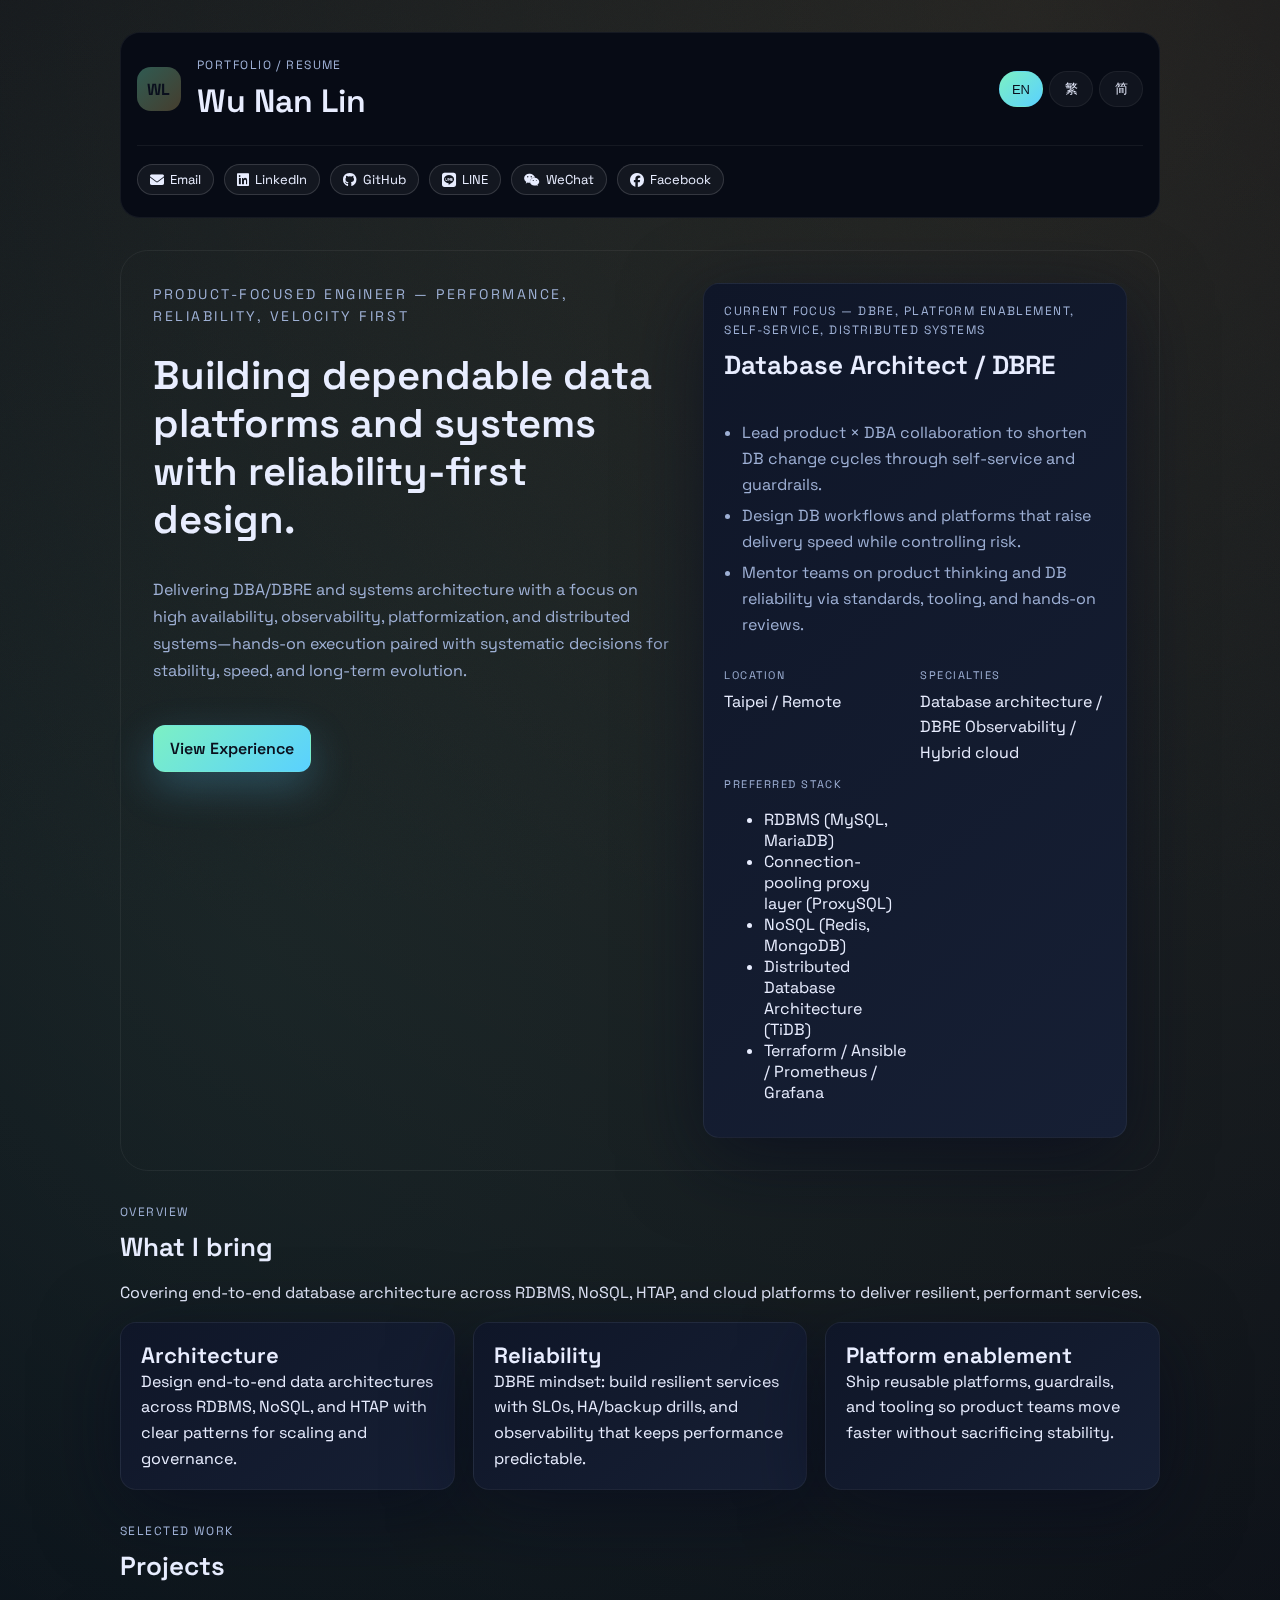
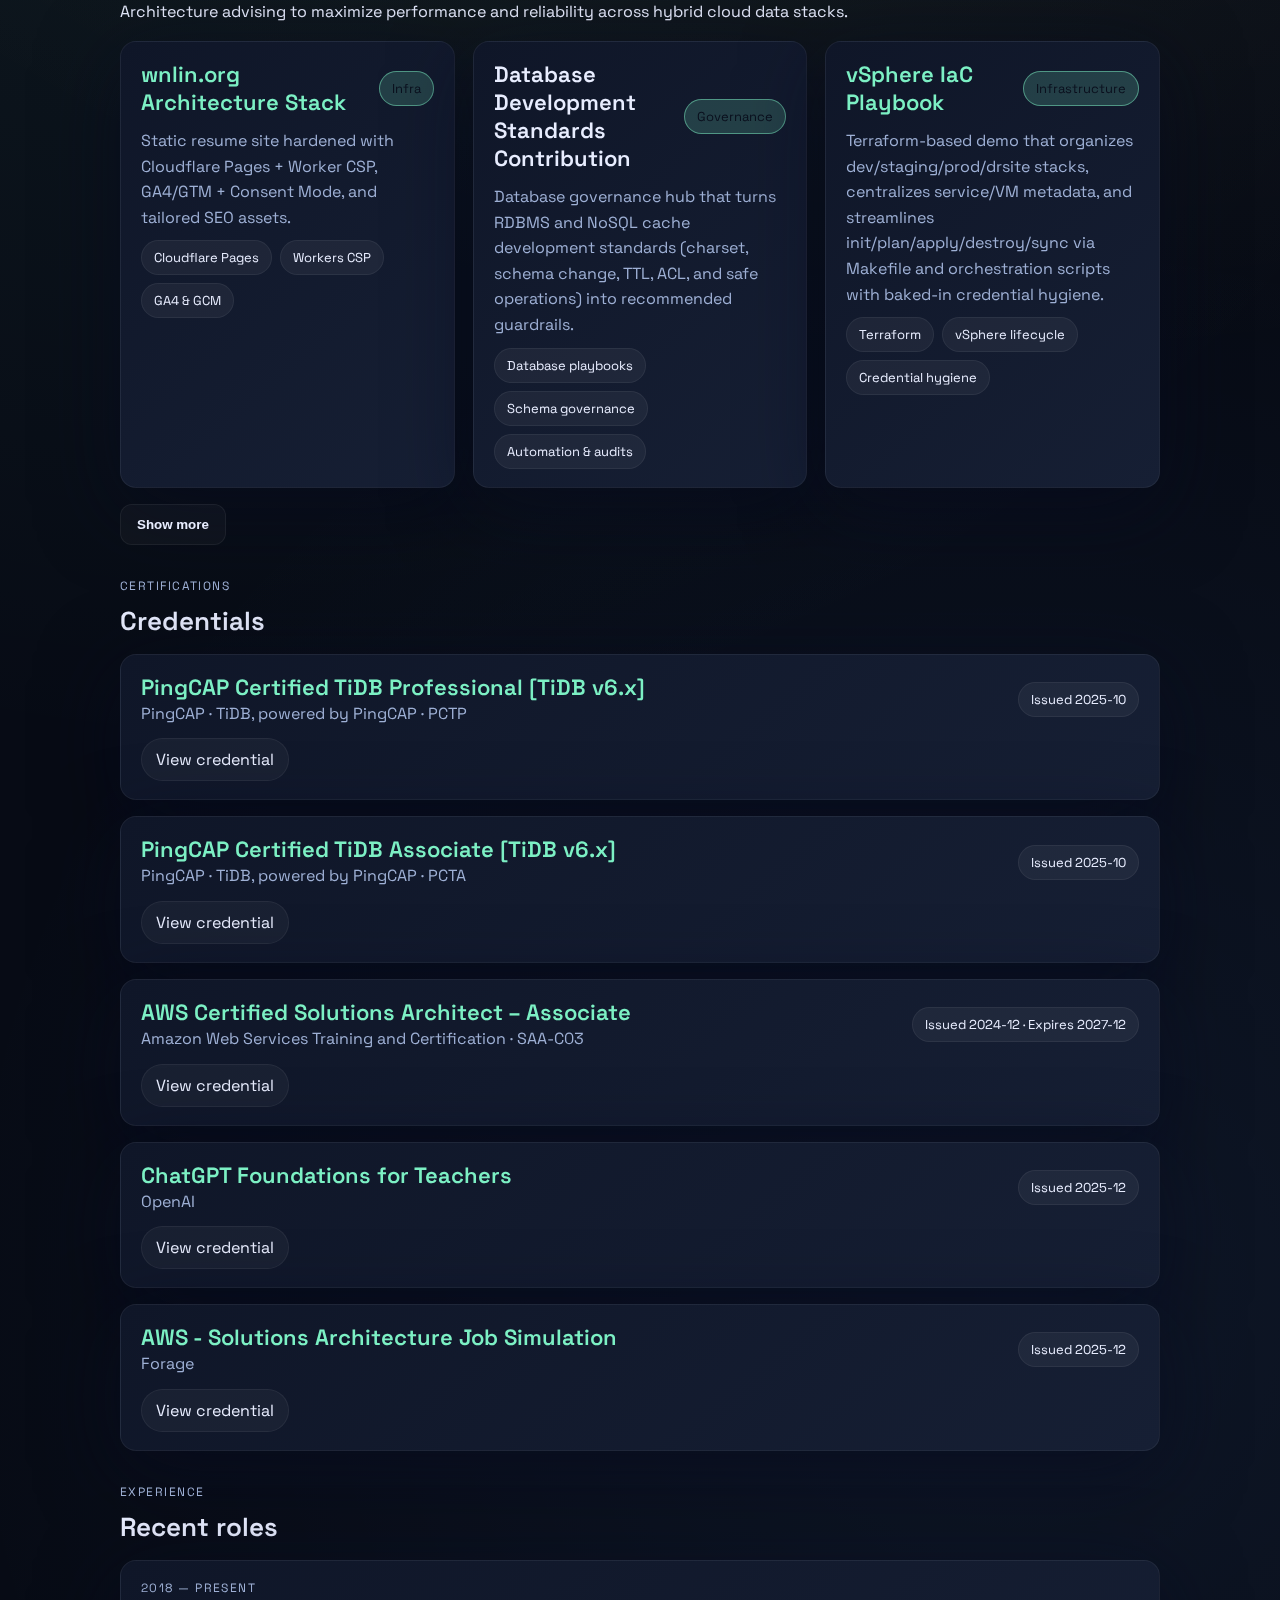
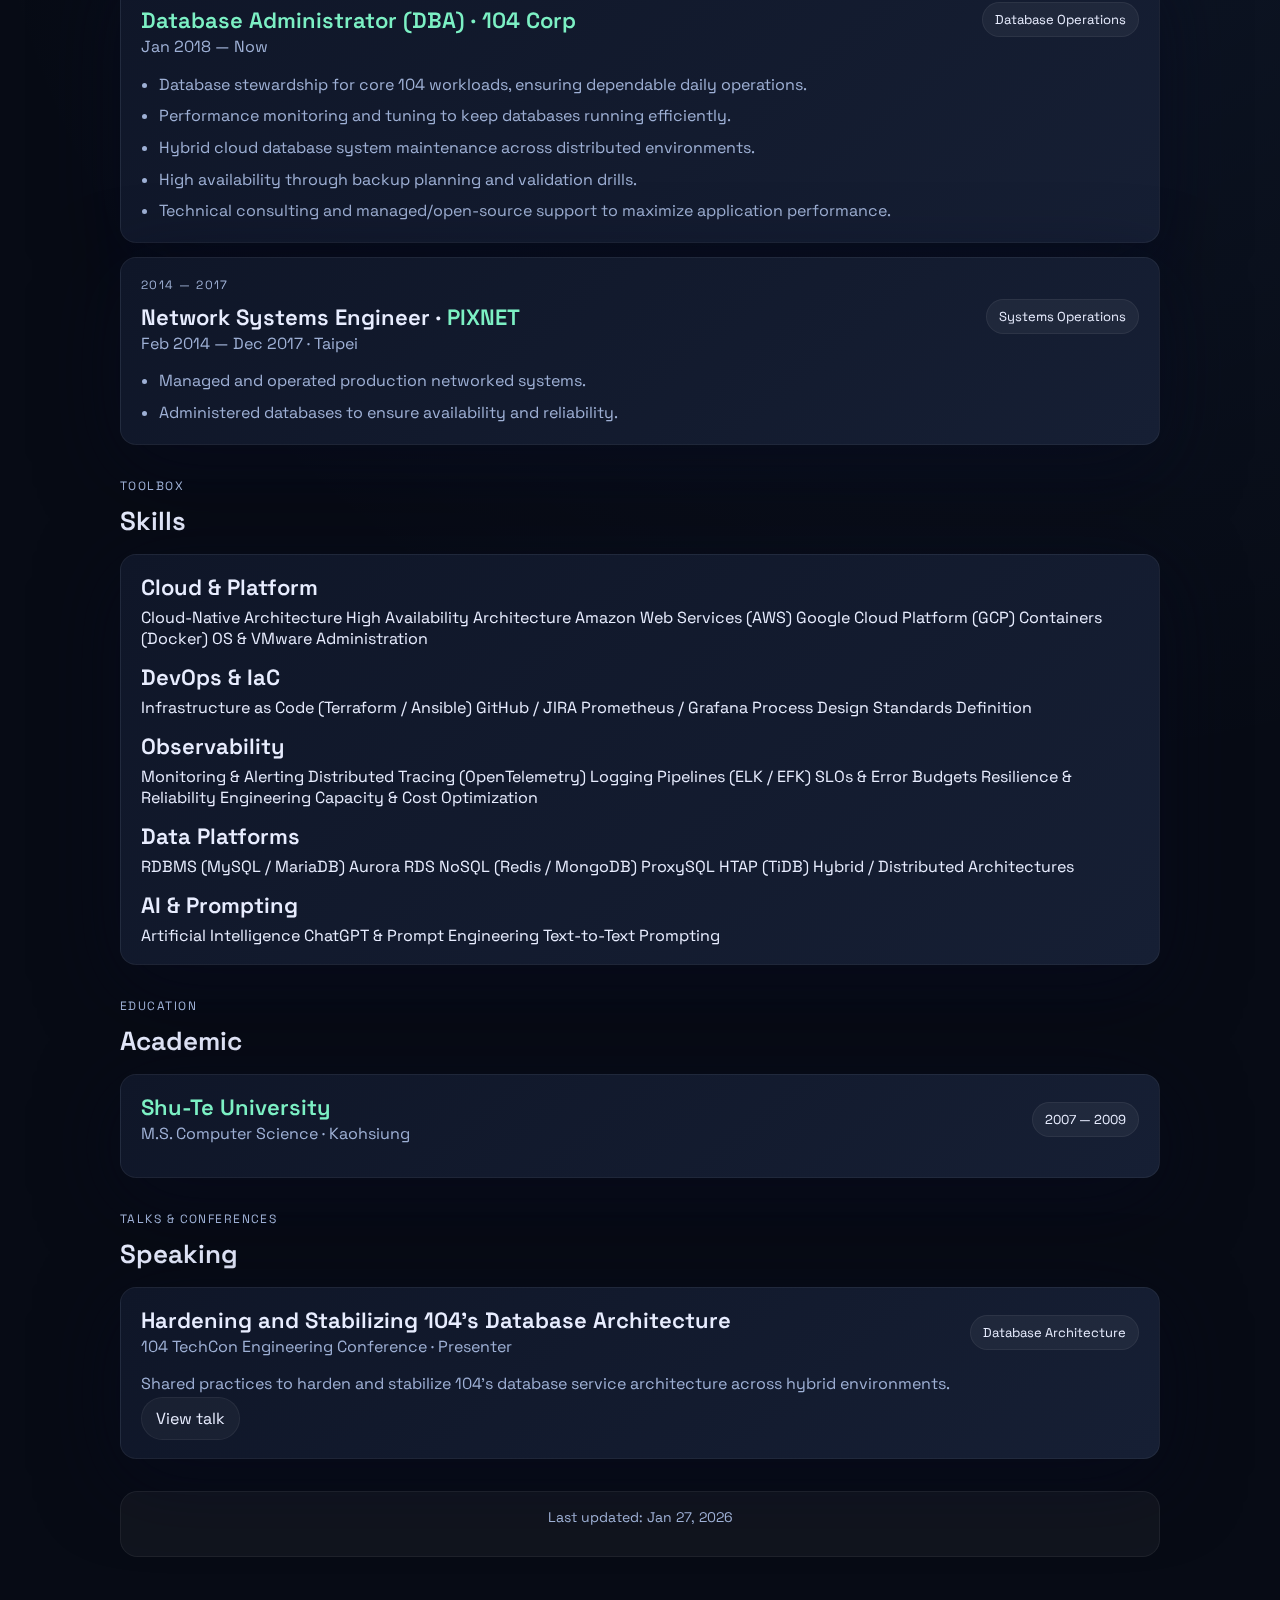
<file: index.html>
<!DOCTYPE html>
<html lang="en">
<head>
  <!-- Google tag (gtag.js) -->
  <script async src="https://www.googletagmanager.com/gtag/js?id=G-H9RD9DZ4S5"></script>
  <script>
    window.dataLayer = window.dataLayer || [];
    function gtag(){dataLayer.push(arguments);}
    gtag('js', new Date());
  
    gtag('config', 'G-H9RD9DZ4S5');
  </script>
  <meta charset="UTF-8">
  <meta name="viewport" content="width=device-width, initial-scale=1, viewport-fit=cover">
  <meta name="description" content="Wu Nan Lin — Database Administrator and Observability practitioner specializing in RDBMS/NoSQL, SLO-driven monitoring, and cloud platforms with AWS and PingCAP certifications.">
  <link rel="canonical" href="https://wnlin.org/">
  <meta property="og:type" content="website">
  <meta property="og:url" content="https://wnlin.org/">
  <meta property="og:title" content="Wu Nan Lin — Database Architect">
  <meta property="og:description" content="Wu Nan Lin — Database Administrator and Observability practitioner specializing in RDBMS/NoSQL, SLO-driven monitoring, and cloud platforms with AWS and PingCAP certifications.">
  <meta property="og:image" content="https://wnlin.org/social-card.png">
  <meta property="og:site_name" content="Wu Nan Lin">
  <meta property="og:author" content="Wu Nan Lin">
  <meta name="twitter:card" content="summary_large_image">
  <meta name="twitter:title" content="Wu Nan Lin — Database Architect">
  <meta name="twitter:description" content="Wu Nan Lin — Database Administrator and Observability practitioner specializing in RDBMS/NoSQL, SLO-driven monitoring, and cloud platforms with AWS and PingCAP certifications.">
  <meta name="twitter:image" content="https://wnlin.org/social-card.png">
  <meta name="author" content="Wu Nan Lin">
  <meta property="article:author" content="Wu Nan Lin">
  <title>Wu Nan Lin — Professional Resume</title>
  <link rel="icon" href="data:image/svg+xml,%3Csvg xmlns='http://www.w3.org/2000/svg' viewBox='0 0 64 64'%3E%3Crect width='64' height='64' rx='12' fill='%23070b15'/%3E%3Ctext x='12' y='44' font-family='Arial' font-size='28' font-weight='700' fill='%23ffffff'%3EWL%3C/text%3E%3C/svg%3E">
  <link rel="preconnect" href="https://fonts.googleapis.com">
  <link rel="preconnect" href="https://fonts.gstatic.com" crossorigin>
  <link href="https://fonts.googleapis.com/css2?family=Space+Grotesk:wght@400;500;600;700&family=DM+Sans:wght@400;500&display=swap" rel="stylesheet">
  <link rel="stylesheet" href="https://cdnjs.cloudflare.com/ajax/libs/font-awesome/6.5.1/css/all.min.css">
  <link rel="stylesheet" href="styles.css">
  <script src="scripts.js"></script>
  <script type="application/ld+json">
    {
      "@context": "https://schema.org",
      "@type": "Person",
      "name": "Wu Nan Lin",
      "jobTitle": "Database Architect",
      "url": "https://wnlin.org/",
      "sameAs": [
        "https://github.com/heavenruler",
        "https://www.linkedin.com/in/wnlin/"
      ],
      "knowsAbout": [
        "Database Administration",
        "RDBMS",
        "NoSQL",
        "Observability",
        "Monitoring",
        "SLOs",
        "AWS",
        "PingCAP",
        "TiDB",
        "Prometheus",
        "Grafana"
      ]
    }
  </script>
</head>
<body>
  <div class="noise-layer" aria-hidden="true"></div>
  <main class="page">
    <header class="site-nav">
      <div class="nav-top">
        <div class="brand">
          <div class="initials" aria-hidden="true">WL</div>
          <div>
            <div class="eyebrow">Portfolio / Resume</div>
            <h1>Wu Nan Lin</h1>
          </div>
        </div>
        <div class="nav-controls">
          <div class="lang-switch" aria-label="Language selector">
            <button class="lang-button active" data-lang="en">EN</button>
            <button class="lang-button" data-lang="zh-TW">繁</button>
            <button class="lang-button" data-lang="zh-CN">简</button>
          </div>
          <button class="menu-toggle" type="button" aria-expanded="false" aria-controls="nav-links" aria-label="Toggle contact links">
            <span>Menu</span>
            <i class="fa-solid fa-bars" aria-hidden="true"></i>
          </button>
        </div>
      </div>
      <div class="nav-links" id="nav-links">
        <div class="social-chips" aria-label="Contact links">
          <a class="chip chip-icon" href="mailto:heavenruler@gmail.com">
            <i class="fa-solid fa-envelope" aria-hidden="true"></i>
            <span>Email</span>
          </a>
          <a class="chip chip-icon" href="https://www.linkedin.com/in/wnlin/" target="_blank" rel="noopener noreferrer">
            <i class="fa-brands fa-linkedin" aria-hidden="true"></i>
            <span>LinkedIn</span>
          </a>
          <a class="chip chip-icon" href="https://github.com/heavenruler" target="_blank" rel="noopener noreferrer">
            <i class="fa-brands fa-github" aria-hidden="true"></i>
            <span>GitHub</span>
          </a>
          <a class="chip chip-icon" href="https://line.me/ti/p/~heavenruler" target="_blank" rel="noopener noreferrer">
            <i class="fa-brands fa-line" aria-hidden="true"></i>
            <span>LINE</span>
          </a>
          <a class="chip chip-icon" href="weixin://dl/chat?wxid_z6dlux30033s12">
            <i class="fa-brands fa-weixin" aria-hidden="true"></i>
            <span>WeChat</span>
          </a>
          <a class="chip chip-icon" href="https://www.facebook.com/heavenruler" target="_blank" rel="noopener noreferrer">
            <i class="fa-brands fa-facebook" aria-hidden="true"></i>
            <span>Facebook</span>
          </a>
        </div>
      </div>
    </header>

    <section class="hero">
      <div class="hero-copy">
        <p class="hero-eyebrow" data-i18n="hero.eyebrow">Product-focused engineer — performance, reliability, velocity first</p>
        <h2 class="hero-title" data-i18n="hero.headline">Building dependable data platforms and systems with reliability-first design.</h2>
        <p class="hero-lede" data-i18n="hero.lede">
          Delivering DBA/DBRE and systems architecture with a focus on high availability, observability, platformization, and distributed systems—hands-on execution paired with systematic decisions for stability, speed, and long-term evolution.
        </p>
        <div class="cta-row">
          <a class="button primary" href="#experience" data-i18n="cta.viewExperience">View Experience</a>
        </div>
      </div>
      <div class="hero-card card">
        <div class="card-header">
          <div>
            <p class="eyebrow" data-i18n="hero.focus">Current focus — DBRE, platform enablement, self-service, distributed systems</p>
            <h3 data-i18n="hero.role">Database Architect / DBRE</h3>
          </div>
        </div>
        <ul class="bullet-list">
          <li data-i18n="hero.bullet1">Lead product × DBA collaboration to shorten DB change cycles through self-service and guardrails.</li>
          <li data-i18n="hero.bullet2">Design DB workflows and platforms that raise delivery speed while controlling risk.</li>
          <li data-i18n="hero.bullet3">Mentor teams on product thinking and DB reliability via standards, tooling, and hands-on reviews.</li>
        </ul>
        <div class="meta-grid">
          <div class="meta-item">
            <p class="label" data-i18n="hero.location.label">Location</p>
            <p class="value" data-i18n="hero.location.value">Taipei / Remote</p>
          </div>
          <div class="meta-item">
            <p class="label" data-i18n="hero.specialties.label">Specialties</p>
            <p class="value value-multiline" data-i18n="hero.specialties.value">Database architecture / DBRE
Observability / Hybrid cloud</p>
          </div>
          <div class="meta-item meta-stack">
            <p class="label" data-i18n="hero.stack.label">Preferred stack</p>
            <ul class="meta-list">
              <li data-i18n="hero.stack.item1">RDBMS (MySQL, MariaDB)</li>
              <li data-i18n="hero.stack.item2">Connection-pooling proxy layer (ProxySQL)</li>
              <li data-i18n="hero.stack.item3">NoSQL (Redis, MongoDB)</li>
              <li data-i18n="hero.stack.item4">Distributed Database Architecture (TiDB)</li>
              <li data-i18n="hero.stack.item5">Terraform / Ansible / Prometheus / Grafana</li>
            </ul>
          </div>
        </div>
      </div>
    </section>

    <section id="summary" class="section">
      <div class="section-heading">
        <p class="eyebrow" data-i18n="overview.eyebrow">Overview</p>
        <h3 data-i18n="overview.heading">What I bring</h3>
      </div>
      <p class="lede" data-i18n="overview.lede">Covering end-to-end database architecture across RDBMS, NoSQL, HTAP, and cloud platforms to deliver resilient, performant services.</p>
      <div class="grid three">
        <div class="card">
          <h4 data-i18n="overview.card1.title">Architecture</h4>
          <p data-i18n="overview.card1.body">Design end-to-end data architectures across RDBMS, NoSQL, and HTAP with clear patterns for scaling and governance.</p>
        </div>
        <div class="card">
          <h4 data-i18n="overview.card2.title">Reliability</h4>
          <p data-i18n="overview.card2.body">DBRE mindset: build resilient services with SLOs, HA/backup drills, and observability that keeps performance predictable.</p>
        </div>
        <div class="card">
          <h4 data-i18n="overview.card3.title">Platform enablement</h4>
          <p data-i18n="overview.card3.body">Ship reusable platforms, guardrails, and tooling so product teams move faster without sacrificing stability.</p>
        </div>
      </div>
    </section>

    <section id="projects" class="section">
      <div class="section-heading">
        <p class="eyebrow" data-i18n="projects.eyebrow">Selected work</p>
        <h3 data-i18n="projects.heading">Projects</h3>
      </div>
      <p class="lede" data-i18n="projects.lede">Architecture advising to maximize performance and reliability across hybrid cloud data stacks.</p>
      <div class="grid three projects-collapsed" id="projects-grid">
        <article class="card project">
          <div class="card-header">
            <h4><a class="inline-link" href="https://wnlin.org/" target="_blank" rel="noopener noreferrer" data-i18n="projects.wnlin.title">wnlin.org Architecture Stack</a></h4>
            <span class="tag accent" data-i18n="projects.wnlin.category">Infra</span>
          </div>
          <p class="muted" data-i18n="projects.wnlin.body">Static resume site hardened with Cloudflare Pages + Worker CSP, GA4/GTM + Consent Mode, and tailored SEO assets.</p>
          <div class="tag-row">
            <span class="tag" data-i18n="projects.wnlin.tag1">Cloudflare Pages</span>
            <span class="tag" data-i18n="projects.wnlin.tag2">Workers CSP</span>
            <span class="tag" data-i18n="projects.wnlin.tag3">GA4 &amp; GCM</span>
          </div>
        </article>
        <article class="card project">
          <div class="card-header">
            <h4 data-i18n="projects.ops.title">Database Development Standards Contribution</h4>
            <span class="tag accent" data-i18n="projects.ops.tag">Governance</span>
          </div>
          <p class="muted" data-i18n="projects.ops.body">Database governance hub that turns RDBMS and NoSQL cache development standards (charset, schema change, TTL, ACL, and safe operations) into recommended guardrails.</p>
          <div class="tag-row">
            <span class="tag" data-i18n="projects.ops.tag1">Database playbooks</span>
            <span class="tag" data-i18n="projects.ops.tag2">Schema governance</span>
            <span class="tag" data-i18n="projects.ops.tag3">Automation & audits</span>
          </div>
        </article>
        <article class="card project">
          <div class="card-header">
            <h4><a class="inline-link" data-i18n="projects.vsphere.title" href="https://github.com/heavenruler/dba_career/tree/master/terraform/iac_vsphere_demo" target="_blank" rel="noopener noreferrer">vSphere IaC Playbook</a></h4>
            <span class="tag accent" data-i18n="projects.vsphere.tag">Infrastructure</span>
          </div>
          <p class="muted" data-i18n="projects.vsphere.body">Terraform-based demo that organizes dev/staging/prod/drsite stacks, centralizes service/VM metadata, and streamlines init/plan/apply/destroy/sync via Makefile and orchestration scripts with baked-in credential hygiene.</p>
          <div class="tag-row">
            <span class="tag" data-i18n="projects.vsphere.tag1">Terraform</span>
            <span class="tag" data-i18n="projects.vsphere.tag2">vSphere lifecycle</span>
            <span class="tag" data-i18n="projects.vsphere.tag3">Credential hygiene</span>
          </div>
        </article>
        <article class="card project hidden-project">
          <div class="card-header">
            <h4><a class="inline-link" data-i18n="projects.ansible.title" href="https://github.com/heavenruler/dba_career/tree/master/iac/ansible/ansible_demo" target="_blank" rel="noopener noreferrer">Ansible Semaphore Playbook Lab</a></h4>
            <span class="tag accent" data-i18n="projects.ansible.tag">Automation</span>
          </div>
          <p class="muted" data-i18n="projects.ansible.body">Ansible + Semaphore demo that centralizes playbooks, inventory, policy checks, and notifications, showcasing Git version control and credential hygiene.</p>
          <div class="tag-row">
            <span class="tag" data-i18n="projects.ansible.tag1">Semaphore UI</span>
            <span class="tag" data-i18n="projects.ansible.tag2">Ansible Playbooks</span>
            <span class="tag" data-i18n="projects.ansible.tag3">Inventory Sync</span>
            <span class="tag" data-i18n="projects.ansible.tag4">Credential Hygiene</span>
          </div>
        </article>
      </div>
      <div class="cta-row">
        <button class="button ghost" id="projects-toggle" aria-expanded="false" aria-controls="projects-grid">Show more</button>
      </div>
    </section>

    <section id="certifications" class="section">
      <div class="section-heading">
        <p class="eyebrow" data-i18n="certs.eyebrow">Certifications</p>
        <h3 data-i18n="certs.heading">Credentials</h3>
      </div>
      <div class="card">
        <div class="card-header">
          <div>
            <h4><a class="inline-link" href="https://www.pingcap.com/education/certified-tidb-professional-dba/" target="_blank" rel="noopener noreferrer">PingCAP Certified TiDB Professional [TiDB v6.x]</a></h4>
            <p class="muted">PingCAP · TiDB, powered by PingCAP · PCTP</p>
          </div>
          <span class="tag">Issued 2025-10</span>
        </div>
        <a class="pill" href="https://www.pingcap.com/education/certificates/ab84-d253-b8a6-5962/" target="_blank" rel="noopener noreferrer" data-i18n="certs.view">View credential</a>
      </div>
      <div class="card">
        <div class="card-header">
          <div>
            <h4><a class="inline-link" href="https://www.pingcap.com/education/certified-tidb-associate-dba/" target="_blank" rel="noopener noreferrer">PingCAP Certified TiDB Associate [TiDB v6.x]</a></h4>
            <p class="muted">PingCAP · TiDB, powered by PingCAP · PCTA</p>
          </div>
          <span class="tag">Issued 2025-10</span>
        </div>
        <a class="pill" href="https://www.pingcap.com/education/certificates/197a-7bb5-8e7d-63a1/" target="_blank" rel="noopener noreferrer" data-i18n="certs.view">View credential</a>
      </div>
      <div class="card">
        <div class="card-header">
          <div>
            <h4><a class="inline-link" href="https://aws.amazon.com/tw/certification/certified-solutions-architect-associate/" target="_blank" rel="noopener noreferrer">AWS Certified Solutions Architect – Associate</a></h4>
            <p class="muted">Amazon Web Services Training and Certification · SAA-C03</p>
          </div>
          <span class="tag">Issued 2024-12 · Expires 2027-12</span>
        </div>
        <a class="pill" href="https://www.credly.com/badges/a3c8706c-9e6b-41f7-beba-c78394deb92d/linked_in_profile" target="_blank" rel="noopener noreferrer" data-i18n="certs.view">View credential</a>
      </div>
      <div class="card">
        <div class="card-header">
          <div>
            <h4><a class="inline-link" href="https://www.coursera.org/learn/chatgpt-foundations-for-teachers" target="_blank" rel="noopener noreferrer">ChatGPT Foundations for Teachers</a></h4>
            <p class="muted">OpenAI</p>
          </div>
          <span class="tag">Issued 2025-12</span>
        </div>
        <a class="pill" href="https://www.credly.com/earner/earned/badge/cd71222f-e9fa-4afd-af30-c8d3f424b690" target="_blank" rel="noopener noreferrer" data-i18n="certs.view">View credential</a>
      </div>
      <div class="card">
        <div class="card-header">
          <div>
            <h4><a class="inline-link" href="https://www.theforage.com/simulations/aws-apac/solutions-architecture-ts4o" target="_blank" rel="noopener noreferrer">AWS - Solutions Architecture Job Simulation</a></h4>
            <p class="muted">Forage</p>
          </div>
          <span class="tag">Issued 2025-12</span>
        </div>
        <a class="pill" href="https://www.theforage.com/completion-certificates/pmnMSL4QiQ9JCgE3W/kkE9HyeNcw6rwCRGw_pmnMSL4QiQ9JCgE3W_6940d50148cd4cf0b7a3d215_1765858929885_completion_certificate.pdf" target="_blank" rel="noopener noreferrer" data-i18n="certs.view">View credential</a>
      </div>
    </section>

    <section id="experience" class="section">
      <div class="section-heading">
        <p class="eyebrow" data-i18n="experience.eyebrow">Experience</p>
        <h3 data-i18n="experience.heading">Recent roles</h3>
      </div>
      <div class="timeline">
        <article class="card">
          <div class="card-header">
            <div>
              <p class="eyebrow" data-i18n="experience.104.eyebrow">2018 — Present</p>
              <h4><a class="inline-link" href="https://corp.104.com.tw/zh/home/" target="_blank" rel="noopener noreferrer" data-i18n="experience.104.title">Database Administrator (DBA) · 104 Corp</a></h4>
              <p class="muted" data-i18n="experience.104.subtitle">Jan 2018 — Now</p>
          </div>
          <span class="tag" data-i18n="experience.104.tag">Database Operations</span>
        </div>
        <ul class="bullet-list">
          <li data-i18n="experience.104.b1">Database stewardship for core 104 workloads, ensuring dependable daily operations.</li>
          <li data-i18n="experience.104.b2">Performance monitoring and tuning to keep databases running efficiently.</li>
          <li data-i18n="experience.104.b3">Hybrid cloud database system maintenance across distributed environments.</li>
          <li data-i18n="experience.104.b4">High availability through backup planning and validation drills.</li>
          <li data-i18n="experience.104.b5">Technical consulting and managed/open-source support to maximize application performance.</li>
        </ul>
      </article>
        <article class="card">
          <div class="card-header">
            <div>
              <p class="eyebrow" data-i18n="experience.pixnet.eyebrow">2014 — 2017</p>
              <h4 data-i18n="experience.pixnet.title">Network Systems Engineer · <a class="inline-link" href="https://www.pixnet.net/" target="_blank" rel="noopener noreferrer">PIXNET</a></h4>
              <p class="muted" data-i18n="experience.pixnet.subtitle">Feb 2014 — Dec 2017 · Taipei</p>
            </div>
            <span class="tag" data-i18n="experience.pixnet.tag">Systems Operations</span>
          </div>
          <ul class="bullet-list">
            <li data-i18n="experience.pixnet.b1">Managed and operated production networked systems.</li>
            <li data-i18n="experience.pixnet.b2">Administered databases to ensure availability and reliability.</li>
          </ul>
        </article>
      </div>
    </section>

    <section id="skills" class="section">
      <div class="section-heading">
        <p class="eyebrow" data-i18n="skills.eyebrow">Toolbox</p>
        <h3 data-i18n="skills.heading">Skills</h3>
      </div>
      <div class="card skill-groups">
        <div class="skill-category">
          <h4>Cloud & Platform</h4>
          <div class="skill-items">
            <span class="skill-pill">Cloud-Native Architecture</span>
            <span class="skill-pill">High Availability Architecture</span>
            <span class="skill-pill">Amazon Web Services (AWS)</span>
            <span class="skill-pill">Google Cloud Platform (GCP)</span>
            <span class="skill-pill">Containers (Docker)</span>
            <span class="skill-pill">OS & VMware Administration</span>
          </div>
        </div>
        <div class="skill-category">
          <h4>DevOps & IaC</h4>
          <div class="skill-items">
            <span class="skill-pill">Infrastructure as Code (Terraform / Ansible)</span>
            <span class="skill-pill">GitHub / JIRA</span>
            <span class="skill-pill">Prometheus / Grafana</span>
            <span class="skill-pill">Process Design</span>
            <span class="skill-pill">Standards Definition</span>
          </div>
        </div>
        <div class="skill-category">
          <h4>Observability</h4>
          <div class="skill-items">
            <span class="skill-pill">Monitoring &amp; Alerting</span>
            <span class="skill-pill">Distributed Tracing (OpenTelemetry)</span>
            <span class="skill-pill">Logging Pipelines (ELK / EFK)</span>
            <span class="skill-pill">SLOs &amp; Error Budgets</span>
            <span class="skill-pill">Resilience &amp; Reliability Engineering</span>
            <span class="skill-pill">Capacity &amp; Cost Optimization</span>
          </div>
        </div>
        <div class="skill-category">
          <h4>Data Platforms</h4>
          <div class="skill-items">
            <span class="skill-pill">RDBMS (MySQL / MariaDB)</span>
            <span class="skill-pill">Aurora RDS</span>
            <span class="skill-pill">NoSQL (Redis / MongoDB)</span>
            <span class="skill-pill">ProxySQL</span>
            <span class="skill-pill">HTAP (TiDB)</span>
            <span class="skill-pill">Hybrid / Distributed Architectures</span>
          </div>
        </div>
        <div class="skill-category">
          <h4>AI & Prompting</h4>
          <div class="skill-items">
            <span class="skill-pill">Artificial Intelligence</span>
            <span class="skill-pill">ChatGPT & Prompt Engineering</span>
            <span class="skill-pill">Text-to-Text Prompting</span>
          </div>
        </div>
      </div>
    </section>

    <section id="education" class="section">
      <div class="section-heading">
        <p class="eyebrow" data-i18n="education.eyebrow">Education</p>
        <h3 data-i18n="education.heading">Academic</h3>
      </div>
      <div class="card">
        <div class="card-header">
          <div>
            <h4 data-i18n="education.school">
              <a class="inline-link" href="https://www.stu.edu.tw" target="_blank" rel="noopener noreferrer">Shu-Te University</a>
            </h4>
            <p class="muted">
              <span data-i18n="education.degree">M.S. Computer Science</span> ·
              <span data-i18n="education.city">Kaohsiung</span>
            </p>
          </div>
          <span class="tag">2007 — 2009</span>
        </div>
      </div>
    </section>

    <section id="talks" class="section">
      <div class="section-heading">
        <p class="eyebrow" data-i18n="talks.eyebrow">Talks &amp; Conferences</p>
        <h3 data-i18n="talks.heading">Speaking</h3>
      </div>
      <div class="card">
        <div class="card-header">
          <div>
            <h4 data-i18n="talks.card1.title">Hardening and Stabilizing 104's Database Architecture</h4>
            <p class="muted" data-i18n="talks.card1.subtitle">104 TechCon Engineering Conference · Presenter</p>
          </div>
          <span class="tag" data-i18n="talks.card1.tag">Database Architecture</span>
        </div>
        <p class="muted" data-i18n="talks.card1.body">Shared practices to harden and stabilize 104’s database service architecture across hybrid environments.</p>
        <a class="pill" href="https://nabi.104.com.tw/posts/nabi_post_7e29ee9c-1961-473b-8184-7bd716bd8eac" target="_blank" rel="noopener noreferrer" data-i18n="talks.card1.cta">View talk</a>
      </div>
    </section>

    <footer class="site-footer">
      <p class="muted updated-tag">Last updated: <time datetime="2026-01-27">Jan 27, 2026</time></p>
    </footer>
    <img src="social-card.png" alt="" aria-hidden="true" class="hidden-social-card" loading="lazy">
  </main>
</body>
</html>
</file>
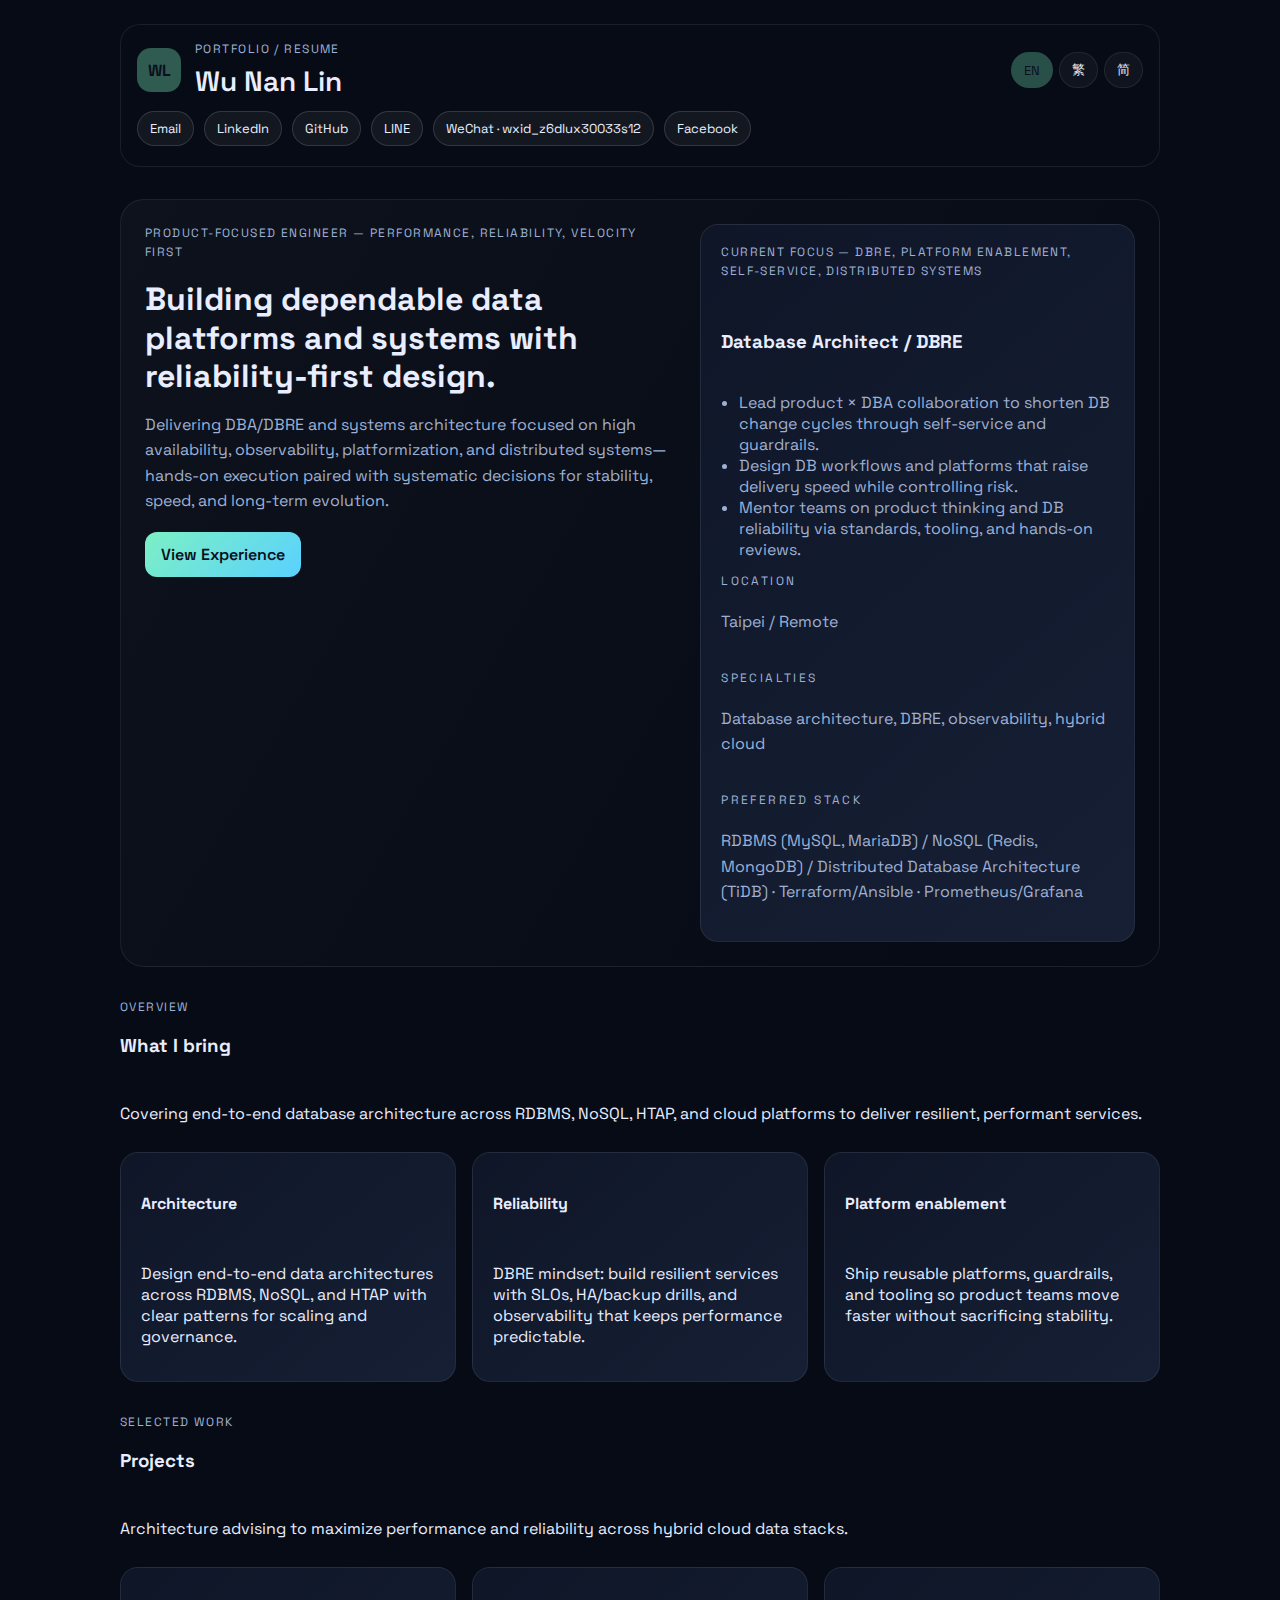
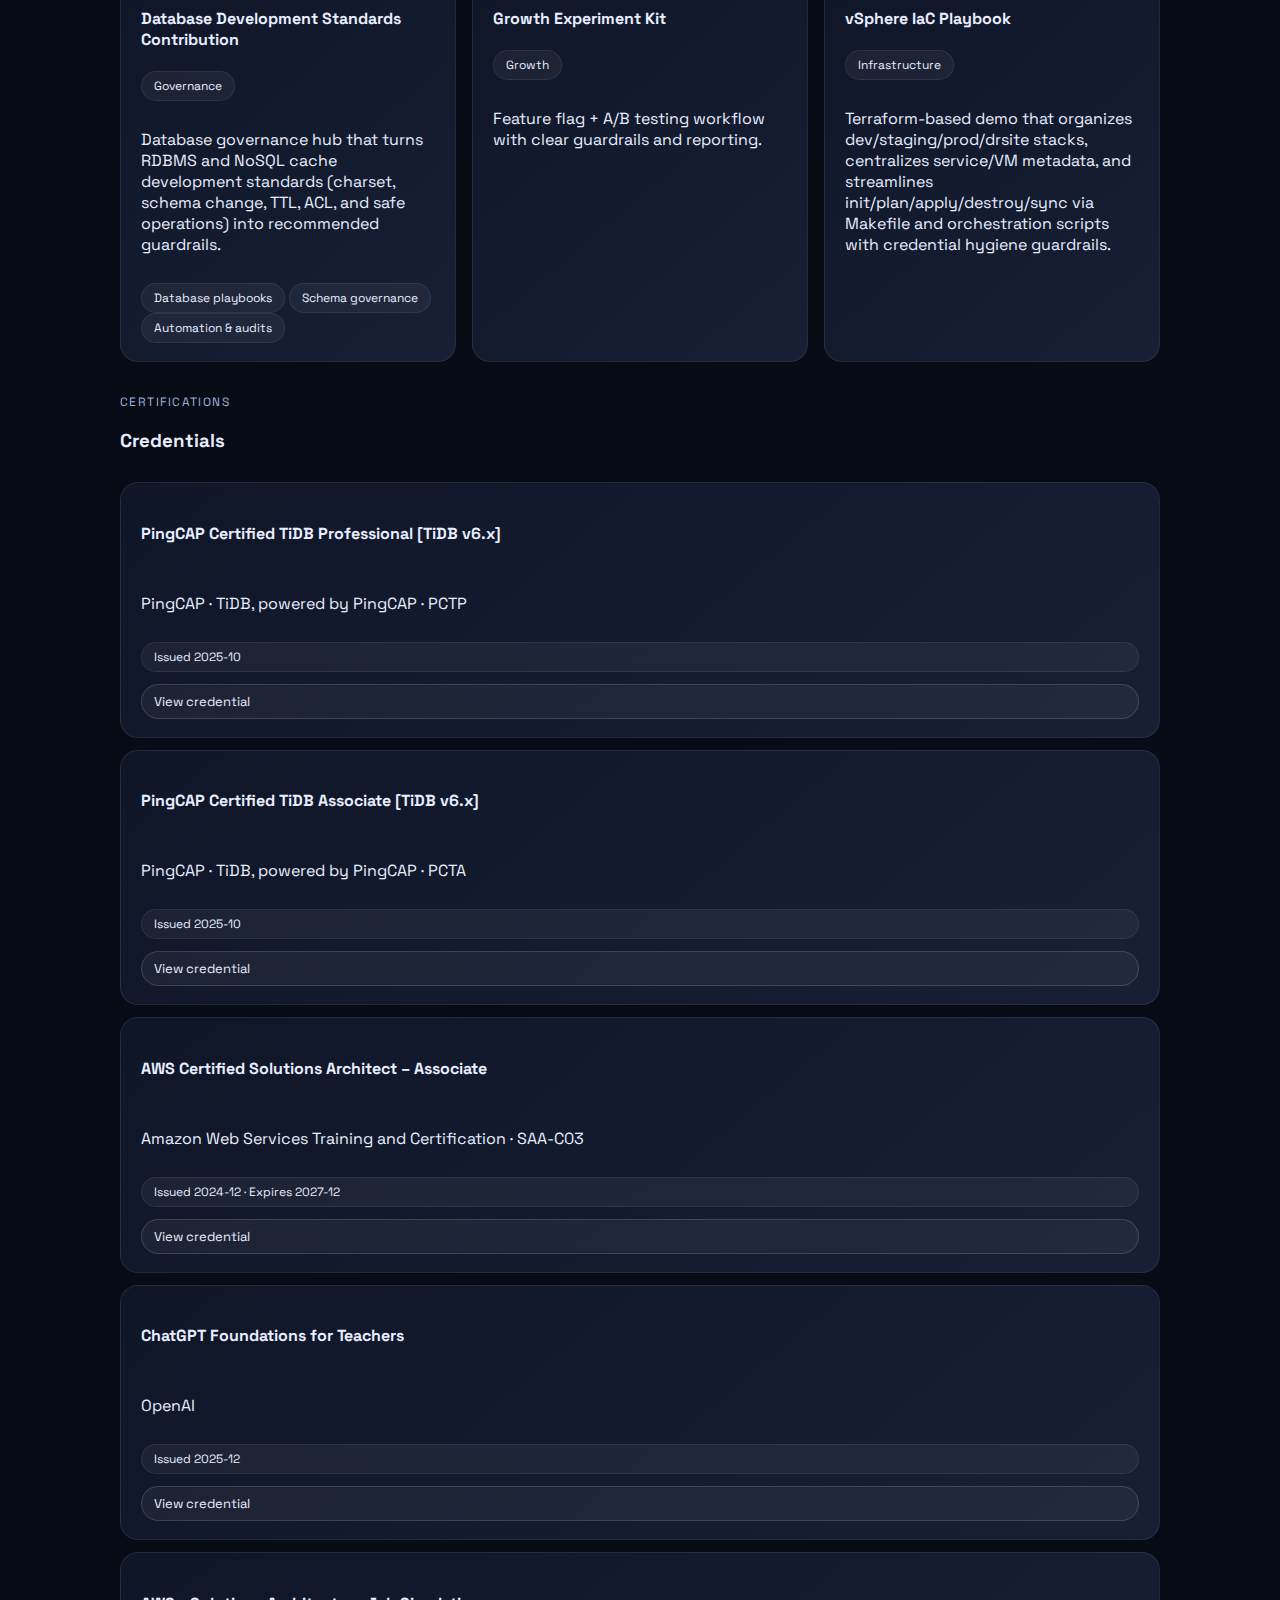
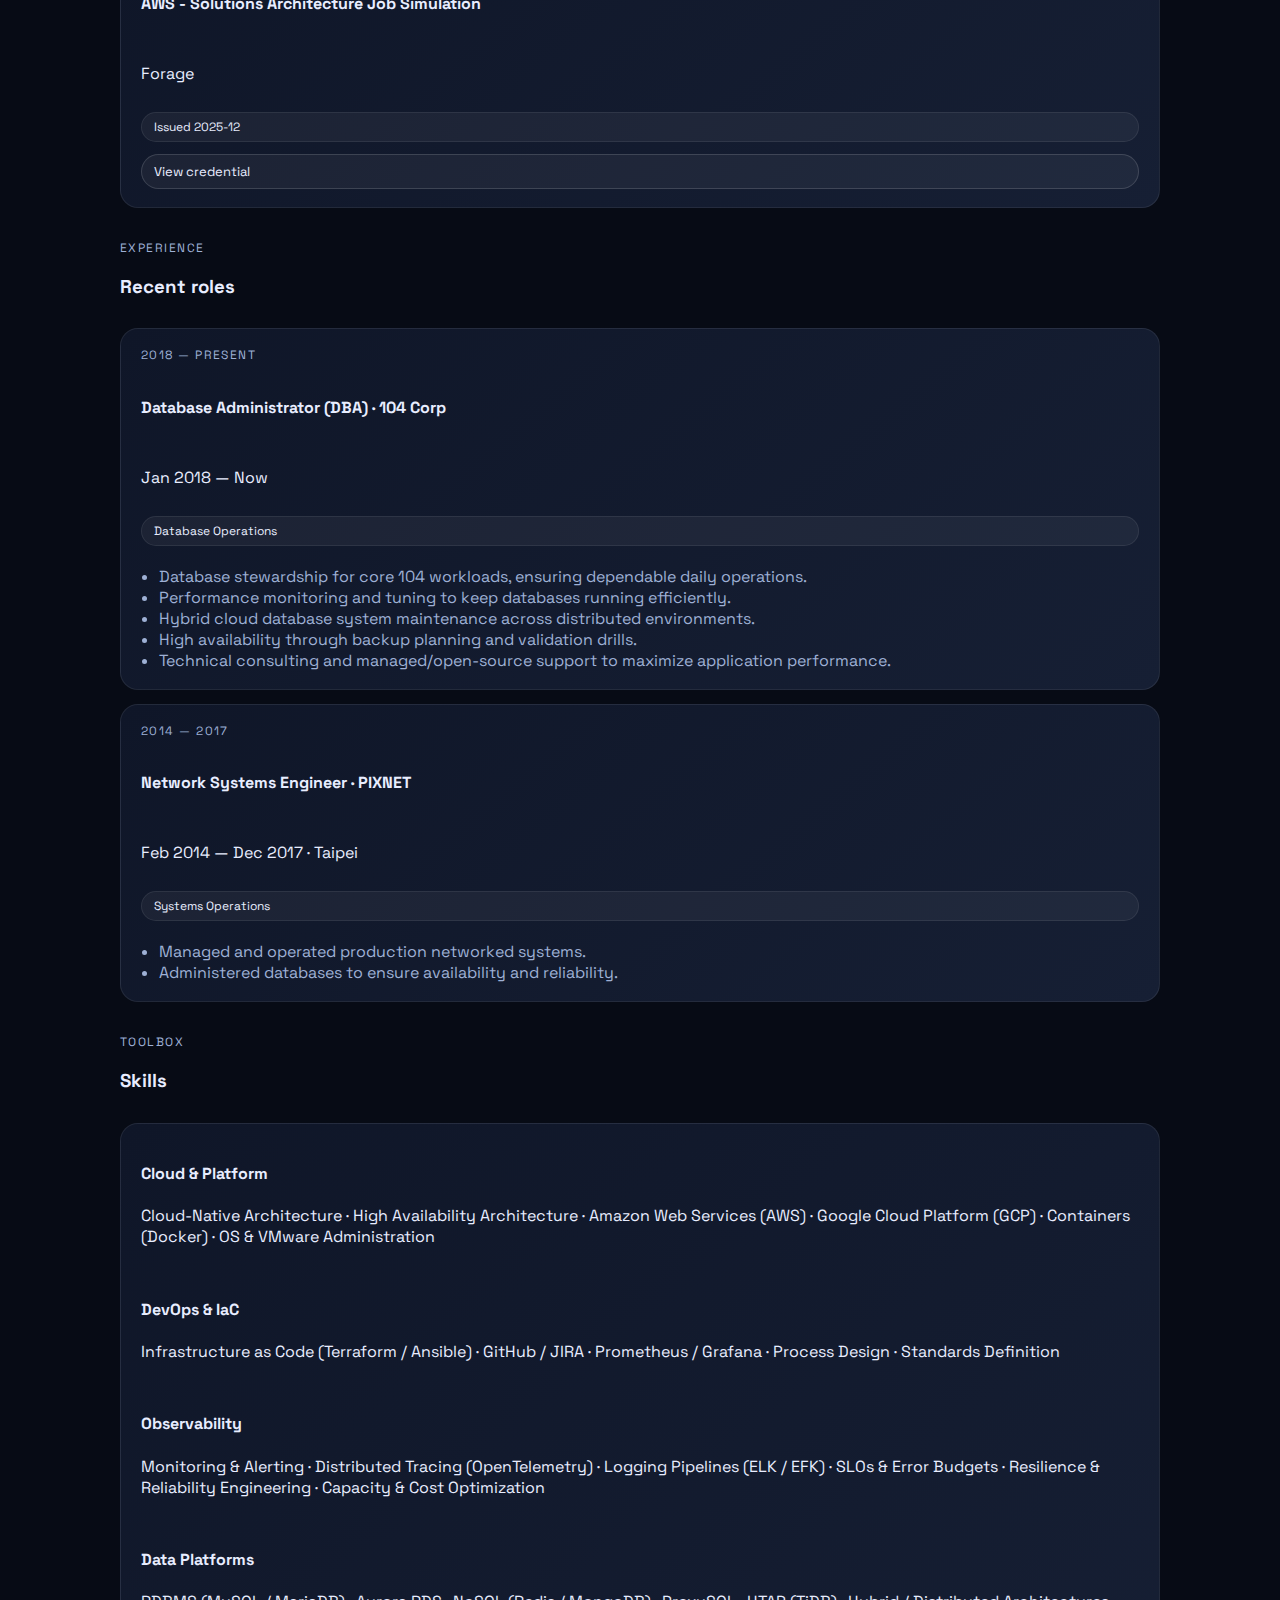
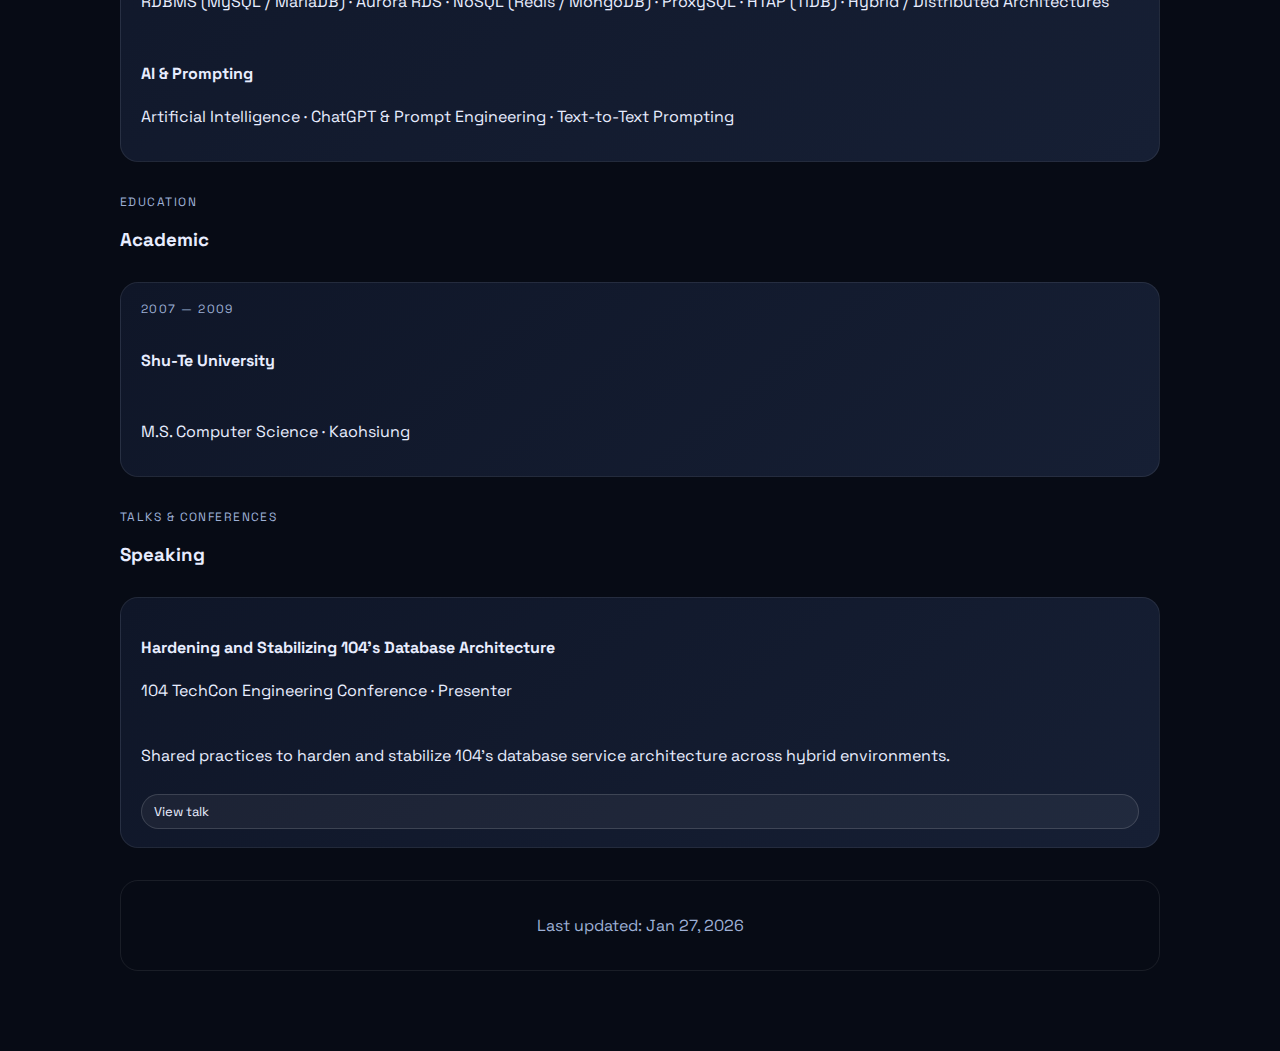
<file: index.amp.html>
<!doctype html>
<html ⚡ lang="en">
<head>
  <meta charset="utf-8">
  <title>Wu Nan Lin — Professional Resume</title>
  <link rel="canonical" href="https://wnlin.org/">
  <meta name="viewport" content="width=device-width,minimum-scale=1,initial-scale=1">
  <meta name="description" content="Wu Nan Lin — Database Architect and DBRE practitioner focused on RDBMS/NoSQL, observability, and hybrid cloud platforms.">
  <meta property="og:type" content="website">
  <meta property="og:url" content="https://wnlin.org/">
  <meta property="og:title" content="Wu Nan Lin — Database Architect">
  <meta property="og:description" content="Wu Nan Lin — Database Architect and DBRE practitioner focused on RDBMS/NoSQL, observability, and hybrid cloud platforms.">
  <meta property="og:image" content="https://wnlin.org/social-card.png">
  <meta property="og:site_name" content="Wu Nan Lin">
  <meta property="og:author" content="Wu Nan Lin">
  <meta name="twitter:card" content="summary_large_image">
  <meta name="twitter:title" content="Wu Nan Lin — Database Architect">
  <meta name="twitter:description" content="Wu Nan Lin — Database Architect and DBRE practitioner focused on RDBMS/NoSQL, observability, and hybrid cloud platforms.">
  <meta name="twitter:image" content="https://wnlin.org/social-card.png">
  <meta name="author" content="Wu Nan Lin">
  <link rel="preconnect" href="https://fonts.googleapis.com">
  <link rel="preconnect" href="https://fonts.gstatic.com" crossorigin>
  <link href="https://fonts.googleapis.com/css2?family=Space+Grotesk:wght@400;500;600;700&family=DM+Sans:wght@400;500&display=swap" rel="stylesheet">
  <script async src="https://cdn.ampproject.org/v0.js"></script>
  <script async custom-element="amp-analytics" src="https://cdn.ampproject.org/v0/amp-analytics-0.1.js"></script>
  <style amp-boilerplate>
    body {
      -webkit-animation: -amp-start 8s steps(1,end) 0s 1 normal both;
      -moz-animation: -amp-start 8s steps(1,end) 0s 1 normal both;
      -ms-animation: -amp-start 8s steps(1,end) 0s 1 normal both;
      animation: -amp-start 8s steps(1,end) 0s 1 normal both;
    }
    @-webkit-keyframes -amp-start {
      from { visibility: hidden; }
      to { visibility: visible; }
    }
    @-moz-keyframes -amp-start {
      from { visibility: hidden; }
      to { visibility: visible; }
    }
    @-ms-keyframes -amp-start {
      from { visibility: hidden; }
      to { visibility: visible; }
    }
    @-o-keyframes -amp-start {
      from { visibility: hidden; }
      to { visibility: visible; }
    }
    @keyframes -amp-start {
      from { visibility: hidden; }
      to { visibility: visible; }
    }
  </style>
  <noscript>
    <style amp-boilerplate>
      body {
        -webkit-animation: none;
        -moz-animation: none;
        -ms-animation: none;
        animation: none;
      }
    </style>
  </noscript>
  <style amp-custom>
    :root {
      --bg: #070b15;
      --panel: #0f1628;
      --panel-strong: #161f34;
      --text: #e8edff;
      --muted: #9eb0d5;
      --accent: #7cf0c4;
      --accent-2: #ffd479;
      --stroke: rgba(255, 255, 255, 0.08);
      --font-display: 'Space Grotesk', 'DM Sans', system-ui, -apple-system, sans-serif;
    }
    * {
      box-sizing: border-box;
    }
    body {
      margin: 0;
      font-family: var(--font-display);
      color: var(--text);
      background: var(--bg);
    }
    a {
      color: inherit;
      text-decoration: none;
    }
    .page {
      width: min(1040px, 94vw);
      margin: 24px auto 80px;
      display: flex;
      flex-direction: column;
      gap: 32px;
    }
    header {
      border: 1px solid var(--stroke);
      border-radius: 20px;
      padding: 16px;
      display: flex;
      flex-direction: column;
      gap: 12px;
      background: var(--bg);
    }
    .nav-top {
      display: flex;
      align-items: center;
      justify-content: space-between;
      gap: 18px;
      flex-wrap: wrap;
    }
    .brand {
      display: flex;
      align-items: center;
      gap: 14px;
    }
    .initials {
      width: 44px;
      height: 44px;
      border-radius: 14px;
      background: rgba(124, 240, 196, 0.35);
      color: #0a0f1d;
      display: grid;
      place-items: center;
      font-weight: 700;
    }
    .eyebrow {
      text-transform: uppercase;
      font-size: 12px;
      letter-spacing: 0.12em;
      color: var(--muted);
      margin: 0 0 6px;
    }
    h1 {
      margin: 0;
      font-size: 28px;
      font-weight: 600;
    }
    .lang-switch {
      display: flex;
      gap: 6px;
      flex-wrap: wrap;
    }
    .lang-switch span {
      padding: 8px 12px;
      border-radius: 999px;
      border: 1px solid var(--stroke);
      font-size: 13px;
      background: rgba(255, 255, 255, 0.04);
    }
    .lang-switch span.active {
      background: rgba(124, 240, 196, 0.3);
      color: #0a0f1d;
      border-color: transparent;
    }
    .contact-row {
      display: flex;
      gap: 10px;
      flex-wrap: nowrap;
      overflow-x: auto;
      padding-bottom: 4px;
    }
    .chip {
      display: inline-flex;
      align-items: center;
      gap: 6px;
      padding: 8px 12px;
      border-radius: 999px;
      border: 1px solid rgba(255, 255, 255, 0.14);
      background: rgba(255, 255, 255, 0.05);
      font-size: 13px;
      white-space: nowrap;
    }
    .hero {
      display: grid;
      grid-template-columns: 1.1fr 0.9fr;
      gap: 24px;
      border: 1px solid var(--stroke);
      border-radius: 24px;
      padding: 24px;
      background: linear-gradient(120deg, rgba(255, 255, 255, 0.03), rgba(255, 255, 255, 0));
    }
    .hero h2 {
      margin: 12px 0 16px;
      font-size: 32px;
      line-height: 1.2;
    }
    .hero p {
      margin: 0 0 18px;
      color: var(--muted);
      line-height: 1.6;
    }
    .button {
      display: inline-flex;
      align-items: center;
      justify-content: center;
      padding: 12px 16px;
      border-radius: 12px;
      font-weight: 600;
      color: #0a0f1d;
      background: linear-gradient(135deg, #7cf0c4, #5ad1ff);
    }
    .card {
      border: 1px solid var(--stroke);
      border-radius: 18px;
      padding: 18px 20px;
      background: linear-gradient(140deg, var(--panel), var(--panel-strong));
      display: flex;
      flex-direction: column;
      gap: 12px;
    }
    .section {
      display: flex;
      flex-direction: column;
      gap: 12px;
    }
    .section .eyebrow {
      margin-bottom: 0;
    }
    .grid {
      display: grid;
      gap: 16px;
    }
    .grid.three {
      grid-template-columns: repeat(auto-fit, minmax(240px, 1fr));
    }
    .timeline,
    .skill-groups {
      display: flex;
      flex-direction: column;
      gap: 14px;
    }
    .bullet-list {
      padding-left: 18px;
      margin: 8px 0 0;
      color: var(--muted);
    }
    .tag {
      display: inline-flex;
      align-items: center;
      padding: 6px 12px;
      border-radius: 999px;
      border: 1px solid var(--stroke);
      background: rgba(255, 255, 255, 0.05);
      font-size: 12px;
    }
    footer {
      border: 1px solid var(--stroke);
      border-radius: 18px;
      padding: 18px 20px;
      text-align: center;
      color: var(--muted);
    }
    @media (max-width: 900px) {
      .hero {
        grid-template-columns: 1fr;
      }
    }
  </style>
</head>
  <body>
    <amp-analytics type="gtag" id="gtag">
      <script type="application/json">
        {
          "vars": {
            "gtag_id": "G-H9RD9DZ4S5",
            "config": {
              "G-H9RD9DZ4S5": {
                "groups": "default"
              }
            }
          },
          "triggers": {
            "trackPageview": {
              "on": "visible",
              "request": "pageview"
            }
          }
        }
      </script>
    </amp-analytics>
  <main class="page">
    <header>
      <div class="nav-top">
        <div class="brand">
          <div class="initials" aria-hidden="true">WL</div>
          <div>
            <p class="eyebrow">Portfolio / Resume</p>
            <h1>Wu Nan Lin</h1>
          </div>
        </div>
        <div class="lang-switch" aria-label="Language selector">
          <span class="chip active">EN</span>
          <span class="chip">繁</span>
          <span class="chip">简</span>
        </div>
      </div>
      <div class="contact-row" aria-label="Contact links">
        <a class="chip" href="mailto:heavenruler@gmail.com">Email</a>
        <a class="chip" href="https://www.linkedin.com/in/wnlin/" target="_blank" rel="noopener noreferrer">LinkedIn</a>
        <a class="chip" href="https://github.com/heavenruler" target="_blank" rel="noopener noreferrer">GitHub</a>
        <a class="chip" href="https://line.me/ti/p/~heavenruler" target="_blank" rel="noopener noreferrer">LINE</a>
        <span class="chip">WeChat · wxid_z6dlux30033s12</span>
        <a class="chip" href="https://www.facebook.com/heavenruler" target="_blank" rel="noopener noreferrer">Facebook</a>
      </div>
    </header>

    <section class="hero">
      <div>
        <p class="eyebrow">Product-focused engineer — performance, reliability, velocity first</p>
        <h2>Building dependable data platforms and systems with reliability-first design.</h2>
        <p>Delivering DBA/DBRE and systems architecture focused on high availability, observability, platformization, and distributed systems—hands-on execution paired with systematic decisions for stability, speed, and long-term evolution.</p>
        <a class="button" href="#experience">View Experience</a>
      </div>
      <div class="card">
        <p class="eyebrow">Current focus — DBRE, platform enablement, self-service, distributed systems</p>
        <h3>Database Architect / DBRE</h3>
        <ul class="bullet-list">
          <li>Lead product × DBA collaboration to shorten DB change cycles through self-service and guardrails.</li>
          <li>Design DB workflows and platforms that raise delivery speed while controlling risk.</li>
          <li>Mentor teams on product thinking and DB reliability via standards, tooling, and hands-on reviews.</li>
        </ul>
        <div class="grid two">
          <div>
            <p class="eyebrow" style="letter-spacing:0.2em;">Location</p>
            <p>Taipei / Remote</p>
          </div>
          <div>
            <p class="eyebrow" style="letter-spacing:0.2em;">Specialties</p>
            <p>Database architecture, DBRE, observability, hybrid cloud</p>
          </div>
          <div>
            <p class="eyebrow" style="letter-spacing:0.2em;">Preferred stack</p>
            <p>RDBMS (MySQL, MariaDB) / NoSQL (Redis, MongoDB) / Distributed Database Architecture (TiDB) · Terraform/Ansible · Prometheus/Grafana</p>
          </div>
        </div>
      </div>
    </section>
    <section id="overview" class="section">
      <div>
        <p class="eyebrow">Overview</p>
        <h3>What I bring</h3>
      </div>
      <p>Covering end-to-end database architecture across RDBMS, NoSQL, HTAP, and cloud platforms to deliver resilient, performant services.</p>
      <div class="grid three">
        <div class="card">
          <h4>Architecture</h4>
          <p>Design end-to-end data architectures across RDBMS, NoSQL, and HTAP with clear patterns for scaling and governance.</p>
        </div>
        <div class="card">
          <h4>Reliability</h4>
          <p>DBRE mindset: build resilient services with SLOs, HA/backup drills, and observability that keeps performance predictable.</p>
        </div>
        <div class="card">
          <h4>Platform enablement</h4>
          <p>Ship reusable platforms, guardrails, and tooling so product teams move faster without sacrificing stability.</p>
        </div>
      </div>
    </section>

    <section id="projects" class="section">
      <div>
        <p class="eyebrow">Selected work</p>
        <h3>Projects</h3>
      </div>
      <p>Architecture advising to maximize performance and reliability across hybrid cloud data stacks.</p>
      <div class="grid three">
        <article class="card">
          <div>
            <h4>Database Development Standards Contribution</h4>
            <span class="tag">Governance</span>
          </div>
          <p>Database governance hub that turns RDBMS and NoSQL cache development standards (charset, schema change, TTL, ACL, and safe operations) into recommended guardrails.</p>
          <div class="tag-row">
            <span class="tag">Database playbooks</span>
            <span class="tag">Schema governance</span>
            <span class="tag">Automation &amp; audits</span>
          </div>
        </article>
        <article class="card">
          <div>
            <h4>Growth Experiment Kit</h4>
            <span class="tag">Growth</span>
          </div>
          <p>Feature flag + A/B testing workflow with clear guardrails and reporting.</p>
        </article>
        <article class="card">
          <div>
            <h4><a class="inline-link" href="https://github.com/heavenruler/dba_career/tree/master/terraform/iac_vsphere_demo" target="_blank" rel="noopener noreferrer">vSphere IaC Playbook</a></h4>
            <span class="tag">Infrastructure</span>
          </div>
          <p>Terraform-based demo that organizes dev/staging/prod/drsite stacks, centralizes service/VM metadata, and streamlines init/plan/apply/destroy/sync via Makefile and orchestration scripts with credential hygiene guardrails.</p>
        </article>
      </div>
    </section>

    <section id="certifications" class="section">
      <div>
        <p class="eyebrow">Certifications</p>
        <h3>Credentials</h3>
      </div>
      <div class="card">
        <h4><a class="inline-link" href="https://www.pingcap.com/education/certified-tidb-professional-dba/" target="_blank" rel="noopener noreferrer">PingCAP Certified TiDB Professional [TiDB v6.x]</a></h4>
        <p class="muted">PingCAP · TiDB, powered by PingCAP · PCTP</p>
        <span class="tag">Issued 2025-10</span>
        <a class="chip" href="https://www.pingcap.com/education/certificates/ab84-d253-b8a6-5962/" target="_blank" rel="noopener noreferrer">View credential</a>
      </div>
      <div class="card">
        <h4><a class="inline-link" href="https://www.pingcap.com/education/certified-tidb-associate-dba/" target="_blank" rel="noopener noreferrer">PingCAP Certified TiDB Associate [TiDB v6.x]</a></h4>
        <p class="muted">PingCAP · TiDB, powered by PingCAP · PCTA</p>
        <span class="tag">Issued 2025-10</span>
        <a class="chip" href="https://www.pingcap.com/education/certificates/197a-7bb5-8e7d-63a1/" target="_blank" rel="noopener noreferrer">View credential</a>
      </div>
      <div class="card">
        <h4><a class="inline-link" href="https://aws.amazon.com/tw/certification/certified-solutions-architect-associate/" target="_blank" rel="noopener noreferrer">AWS Certified Solutions Architect – Associate</a></h4>
        <p class="muted">Amazon Web Services Training and Certification · SAA-C03</p>
        <span class="tag">Issued 2024-12 · Expires 2027-12</span>
        <a class="chip" href="https://www.credly.com/badges/a3c8706c-9e6b-41f7-beba-c78394deb92d/linked_in_profile" target="_blank" rel="noopener noreferrer">View credential</a>
      </div>
      <div class="card">
        <h4><a class="inline-link" href="https://www.coursera.org/learn/chatgpt-foundations-for-teachers" target="_blank" rel="noopener noreferrer">ChatGPT Foundations for Teachers</a></h4>
        <p class="muted">OpenAI</p>
        <span class="tag">Issued 2025-12</span>
        <a class="chip" href="https://www.credly.com/earner/earned/badge/cd71222f-e9fa-4afd-af30-c8d3f424b690" target="_blank" rel="noopener noreferrer">View credential</a>
      </div>
      <div class="card">
        <h4><a class="inline-link" href="https://www.theforage.com/simulations/aws-apac/solutions-architecture-ts4o" target="_blank" rel="noopener noreferrer">AWS - Solutions Architecture Job Simulation</a></h4>
        <p class="muted">Forage</p>
        <span class="tag">Issued 2025-12</span>
        <a class="chip" href="https://www.theforage.com/completion-certificates/pmnMSL4QiQ9JCgE3W/kkE9HyeNcw6rwCRGw_pmnMSL4QiQ9JCgE3W_6940d50148cd4cf0b7a3d215_1765858929885_completion_certificate.pdf" target="_blank" rel="noopener noreferrer">View credential</a>
      </div>
    </section>

    <section id="experience" class="section">
      <div>
        <p class="eyebrow">Experience</p>
        <h3>Recent roles</h3>
      </div>
      <div class="timeline">
        <article class="card">
          <p class="eyebrow">2018 — Present</p>
          <h4><a class="inline-link" href="https://corp.104.com.tw/zh/home/" target="_blank" rel="noopener noreferrer">Database Administrator (DBA) · 104 Corp</a></h4>
          <p class="muted">Jan 2018 — Now</p>
          <span class="tag">Database Operations</span>
          <ul class="bullet-list">
            <li>Database stewardship for core 104 workloads, ensuring dependable daily operations.</li>
            <li>Performance monitoring and tuning to keep databases running efficiently.</li>
            <li>Hybrid cloud database system maintenance across distributed environments.</li>
            <li>High availability through backup planning and validation drills.</li>
            <li>Technical consulting and managed/open-source support to maximize application performance.</li>
          </ul>
        </article>
        <article class="card">
          <p class="eyebrow">2014 — 2017</p>
          <h4>Network Systems Engineer · <a class="inline-link" href="https://www.pixnet.net/" target="_blank" rel="noopener noreferrer">PIXNET</a></h4>
          <p class="muted">Feb 2014 — Dec 2017 · Taipei</p>
          <span class="tag">Systems Operations</span>
          <ul class="bullet-list">
            <li>Managed and operated production networked systems.</li>
            <li>Administered databases to ensure availability and reliability.</li>
          </ul>
        </article>
      </div>
    </section>

    <section id="skills" class="section">
      <div>
        <p class="eyebrow">Toolbox</p>
        <h3>Skills</h3>
      </div>
      <div class="card">
        <div class="skill-groups">
          <div>
            <h4>Cloud & Platform</h4>
            <p class="muted">Cloud-Native Architecture · High Availability Architecture · Amazon Web Services (AWS) · Google Cloud Platform (GCP) · Containers (Docker) · OS & VMware Administration</p>
          </div>
          <div>
            <h4>DevOps & IaC</h4>
            <p class="muted">Infrastructure as Code (Terraform / Ansible) · GitHub / JIRA · Prometheus / Grafana · Process Design · Standards Definition</p>
          </div>
          <div>
            <h4>Observability</h4>
            <p class="muted">Monitoring & Alerting · Distributed Tracing (OpenTelemetry) · Logging Pipelines (ELK / EFK) · SLOs & Error Budgets · Resilience & Reliability Engineering · Capacity & Cost Optimization</p>
          </div>
          <div>
            <h4>Data Platforms</h4>
            <p class="muted">RDBMS (MySQL / MariaDB) · Aurora RDS · NoSQL (Redis / MongoDB) · ProxySQL · HTAP (TiDB) · Hybrid / Distributed Architectures</p>
          </div>
          <div>
            <h4>AI & Prompting</h4>
            <p class="muted">Artificial Intelligence · ChatGPT & Prompt Engineering · Text-to-Text Prompting</p>
          </div>
        </div>
      </div>
    </section>

    <section id="education" class="section">
      <div>
        <p class="eyebrow">Education</p>
        <h3>Academic</h3>
      </div>
      <div class="card">
        <p class="eyebrow">2007 — 2009</p>
        <h4><a class="inline-link" href="https://www.stu.edu.tw" target="_blank" rel="noopener noreferrer">Shu-Te University</a></h4>
        <p class="muted">M.S. Computer Science · Kaohsiung</p>
      </div>
    </section>

    <section id="talks" class="section">
      <div>
        <p class="eyebrow">Talks & Conferences</p>
        <h3>Speaking</h3>
      </div>
      <div class="card">
        <div>
          <h4>Hardening and Stabilizing 104's Database Architecture</h4>
          <p class="muted">104 TechCon Engineering Conference · Presenter</p>
        </div>
        <p>Shared practices to harden and stabilize 104’s database service architecture across hybrid environments.</p>
        <a class="chip" href="https://nabi.104.com.tw/posts/nabi_post_7e29ee9c-1961-473b-8184-7bd716bd8eac" target="_blank" rel="noopener noreferrer">View talk</a>
      </div>
    </section>

    <footer>
      <p>Last updated: <time datetime="2026-01-27">Jan 27, 2026</time></p>
      <amp-img src="https://wnlin.org/social-card.png" width="1200" height="627" layout="responsive" alt="Wu Nan Lin social card"></amp-img>
    </footer>
  </main>

  <amp-analytics type="gtag" data-credentials="include">
    <script type="application/json">
      {
        "vars": {
          "gtag_id": "G-GVHQ00L7T7",
          "config": {
            "G-GVHQ00L7T7": { "groups": "default" }
          }
        }
      }
    </script>
  </amp-analytics>
</body>
</html>
</file>
<file: styles.css>
:root {
  --bg: #070b15;
  --panel: #0f1628;
  --panel-strong: #161f34;
  --text: #e8edff;
  --muted: #9eb0d5;
  --accent: #7cf0c4;
  --accent-2: #ffd479;
  --stroke: rgba(255, 255, 255, 0.06);
  --glow: 0 20px 80px rgba(6, 10, 30, 0.6);
  --radius: 16px;
  --font-display: 'Space Grotesk', 'DM Sans', system-ui, -apple-system, sans-serif;
}

*,
*::before,
*::after {
  box-sizing: border-box;
}

body {
  margin: 0;
  padding: 0;
  font-family: var(--font-display);
  color: var(--text);
  background: radial-gradient(circle at 20% 20%, rgba(124, 240, 196, 0.08), transparent 35%),
    radial-gradient(circle at 80% 0%, rgba(255, 212, 121, 0.12), transparent 40%),
    radial-gradient(circle at 80% 60%, rgba(98, 160, 255, 0.08), transparent 35%),
    var(--bg);
  min-height: 100vh;
}

.noise-layer {
  position: fixed;
  inset: 0;
  pointer-events: none;
  background-image: url("data:image/svg+xml,%3Csvg xmlns='http://www.w3.org/2000/svg' width='160' height='160' viewBox='0 0 160 160'%3E%3Cfilter id='n'%3E%3CfeTurbulence type='fractalNoise' baseFrequency='0.8' numOctaves='4' stitchTiles='stitch'/%3E%3C/filter%3E%3Crect width='100%25' height='100%25' filter='url(%23n)' opacity='0.08'/%3E%3C/svg%3E");
  opacity: 0.4;
  mix-blend-mode: soft-light;
  z-index: 0;
}

.hidden-social-card {
  position: absolute;
  width: 1px;
  height: 1px;
  opacity: 0;
  pointer-events: none;
  overflow: hidden;
  clip: rect(0, 0, 0, 0);
  border: 0;
}

.page {
  width: min(1040px, 94vw);
  margin: 32px auto 80px;
  display: flex;
  flex-direction: column;
  gap: 32px;
  position: relative;
  z-index: 1;
}

.site-nav {
  position: sticky;
  top: 0;
  z-index: 20;
  display: flex;
  flex-direction: column;
  gap: 12px;
  padding: 12px 16px 16px;
  background: var(--bg);
  border: 1px solid var(--stroke);
  border-radius: 20px;
}

.nav-top {
  display: flex;
  align-items: center;
  justify-content: space-between;
  gap: 18px;
  min-height: 88px;
}

.nav-controls {
  display: flex;
  align-items: center;
  gap: 12px;
}

.menu-toggle {
  display: none;
  align-items: center;
  gap: 6px;
  padding: 8px 12px;
  border-radius: 999px;
  border: 1px solid var(--stroke);
  background: transparent;
  color: var(--text);
  font-weight: 600;
  cursor: pointer;
  font-family: inherit;
}

.menu-toggle i {
  font-size: 14px;
}

.nav-links {
  border-top: 1px solid var(--stroke);
  padding-top: 12px;
  width: 100%;
}

.nav-links[hidden] {
  display: none !important;
}

.nav-links:not([hidden]) {
  display: flex;
  align-items: center;
  justify-content: flex-start;
}

.nav-links.is-open {
  display: block;
}

.nav-links.is-open .social-chips {
  display: grid;
  grid-template-columns: repeat(2, minmax(0, 1fr));
  gap: 8px;
}

.top-meta {
  padding: 0;
  color: var(--muted);
  font-size: 13px;
  text-align: right;
}

.brand {
  display: flex;
  align-items: center;
  gap: 16px;
}

.initials {
  width: 44px;
  height: 44px;
  border-radius: 14px;
  background: linear-gradient(135deg, rgba(124, 240, 196, 0.35), rgba(255, 212, 121, 0.25));
  display: grid;
  place-items: center;
  color: #0a0f1d;
  font-weight: 700;
  letter-spacing: 0.02em;
}

.eyebrow {
  text-transform: uppercase;
  letter-spacing: 0.12em;
  font-size: 12px;
  color: var(--muted);
  margin: 0 0 8px;
}

h1,
h2,
h3,
h4 {
  margin: 0;
  font-weight: 600;
}

h1 {
  font-size: clamp(28px, 3vw, 32px);
}

h2 {
  font-size: clamp(28px, 3.4vw, 36px);
  line-height: 1.15;
}

h3 {
  font-size: clamp(22px, 2.8vw, 26px);
}

h4 {
  font-size: clamp(18px, 2.4vw, 22px);
}

p {
  margin: 0;
  color: var(--text);
  line-height: 1.6;
}

.inline-link {
  color: var(--accent);
  text-decoration: none;
  text-underline-offset: 4px;
  text-decoration-color: transparent;
  transition: color 160ms ease, text-decoration-color 160ms ease;
}

.inline-link:hover {
  color: var(--accent-2);
  text-decoration: underline;
  text-decoration-color: var(--accent-2);
}

.muted {
  color: var(--muted);
}

.pill {
  display: inline-flex;
  align-items: center;
  gap: 8px;
  padding: 10px 14px;
  border-radius: 999px;
  background: rgba(255, 255, 255, 0.04);
  color: var(--text);
  text-decoration: none;
  border: 1px solid var(--stroke);
  transition: all 160ms ease;
}

.pill:hover {
  border-color: rgba(255, 255, 255, 0.2);
  transform: translateY(-1px);
}

.top-links {
  display: flex;
  flex-wrap: wrap;
  gap: 10px;
}

.hero {
  display: grid;
  grid-template-columns: 1.1fr 0.9fr;
  gap: 32px;
  padding: 32px;
  border-radius: 28px;
  background: transparent;
  border: 1px solid var(--stroke);
  box-shadow: none;
}

.hero-copy {
  display: flex;
  flex-direction: column;
  gap: 16px;
}

.hero-card {
  display: flex;
  flex-direction: column;
  gap: 16px;
}

.hero-eyebrow {
  font-size: 14px;
  letter-spacing: 0.18em;
  text-transform: uppercase;
  color: var(--muted);
  margin: 0 0 8px;
}

.hero-title {
  font-size: clamp(32px, 5vw, 40px);
  line-height: 1.2;
  margin: 0 0 16px;
}

.hero-lede {
  margin: 0 0 24px;
  color: var(--muted);
  font-size: 16px;
  line-height: 1.7;
}

.cta-row {
  display: flex;
  gap: 12px;
  flex-wrap: wrap;
}

.button {
  display: inline-flex;
  align-items: center;
  justify-content: center;
  gap: 8px;
  padding: 12px 16px;
  border-radius: 12px;
  font-weight: 600;
  border: 1px solid transparent;
  text-decoration: none;
  transition: all 160ms ease;
  cursor: pointer;
}

.button.primary {
  background: linear-gradient(135deg, #7cf0c4, #5ad1ff);
  color: #0a0f1d;
  box-shadow: 0 15px 40px rgba(90, 209, 255, 0.25);
}

.button.primary:hover {
  transform: translateY(-1px);
  box-shadow: 0 20px 50px rgba(90, 209, 255, 0.3);
}

.button.ghost {
  border-color: var(--stroke);
  color: var(--text);
  background: rgba(255, 255, 255, 0.03);
}

.button.ghost:hover {
  border-color: rgba(255, 255, 255, 0.2);
}

.social-chips {
  display: flex;
  gap: 10px;
  flex-wrap: wrap;
  padding: 6px 0;
  overflow-x: auto;
}

.social-chips .chip {
  display: inline-flex;
  align-items: center;
  gap: 6px;
  padding: 6px 12px;
  border-radius: 999px;
  border: 1px solid rgba(255, 255, 255, 0.14);
  background: rgba(255, 255, 255, 0.05);
  color: var(--text);
  text-decoration: none;
  font-size: 13px;
  transition: color 140ms ease, border-color 140ms ease;
}

.social-chips .chip:hover {
  border-color: rgba(255, 255, 255, 0.4);
  color: var(--accent);
}

.social-chips .chip i {
  font-size: 14px;
}

.nav-links.is-open .chip {
  width: 100%;
  justify-content: center;
}

.sr-only {
  position: absolute;
  width: 1px;
  height: 1px;
  padding: 0;
  margin: -1px;
  overflow: hidden;
  clip: rect(0, 0, 0, 0);
  border: 0;
}

.card {
  background: linear-gradient(140deg, var(--panel), var(--panel-strong));
  border: 1px solid var(--stroke);
  border-radius: var(--radius);
  padding: 18px 20px;
  box-shadow: var(--glow);
}

.lang-switch {
  display: flex;
  gap: 6px;
  flex-wrap: wrap;
}

.lang-button {
  background: rgba(255, 255, 255, 0.04);
  color: var(--text);
  border: 1px solid var(--stroke);
  border-radius: 999px;
  padding: 8px 12px;
  font-size: 13px;
  cursor: pointer;
  transition: all 160ms ease;
  min-width: 44px;
}

.lang-button:hover {
  border-color: rgba(255, 255, 255, 0.2);
  transform: translateY(-1px);
}

.lang-button.active {
  background: linear-gradient(135deg, #7cf0c4, #5ad1ff);
  color: #0a0f1d;
  border-color: transparent;
}

.ad-section {
  margin-top: -8px;
}

.ad-card {
  position: relative;
  overflow: hidden;
}

.ad-label {
  font-size: 12px;
  letter-spacing: 0.08em;
  text-transform: uppercase;
  margin-bottom: 6px;
  color: var(--muted);
}

.card-header {
  display: flex;
  align-items: center;
  justify-content: space-between;
  gap: 12px;
  margin-bottom: 12px;
}

.tag {
  display: inline-flex;
  align-items: center;
  padding: 8px 12px;
  border-radius: 999px;
  background: rgba(255, 255, 255, 0.05);
  color: var(--text);
  border: 1px solid var(--stroke);
  font-size: 13px;
}

.tag.accent {
  background: rgba(124, 240, 196, 0.18);
  color: #0a0f1d;
  border-color: rgba(124, 240, 196, 0.5);
}

.tag-row {
  display: flex;
  gap: 8px;
  flex-wrap: wrap;
  margin-top: 10px;
}

.bullet-list {
  margin: 10px 0 0 0;
  padding-left: 18px;
  color: var(--muted);
  line-height: 1.6;
}

.bullet-list li + li {
  margin-top: 6px;
}

.meta-grid {
  display: grid;
  grid-template-columns: repeat(auto-fit, minmax(180px, 1fr));
  gap: 10px;
  margin-top: 14px;
}

.label {
  text-transform: uppercase;
  letter-spacing: 0.14em;
  font-size: 11px;
  color: var(--muted);
  margin: 0 0 4px;
}

.value {
  margin: 0;
}

.section {
  display: flex;
  flex-direction: column;
  gap: 16px;
  scroll-margin-top: 120px;
}

.section-heading h3 {
  margin-top: 4px;
}

.grid {
  display: grid;
  gap: 18px;
}

.grid.two {
  grid-template-columns: repeat(auto-fit, minmax(280px, 1fr));
}

.grid.three {
  grid-template-columns: repeat(auto-fit, minmax(260px, 1fr));
}

.projects-collapsed .hidden-project {
  display: none;
}

.timeline {
  display: grid;
  gap: 14px;
}

.project p {
  margin: 6px 0 0;
}

.chips {
  display: flex;
  flex-wrap: wrap;
  gap: 10px;
}

.skill-groups {
  display: flex;
  flex-direction: column;
  gap: 14px;
}

.skill-category h4 {
  margin: 0 0 6px;
}

.site-footer {
  padding: 18px 22px;
  border: 1px solid var(--stroke);
  border-radius: calc(var(--radius) * 1.1);
  background: rgba(255, 255, 255, 0.04);
  text-align: center;
}

.updated-tag {
  margin: -4px 0 10px;
  font-size: 14px;
}

@media (max-width: 900px) {
  .hero {
    grid-template-columns: 1fr;
    padding: 24px;
  }
}

@media (max-width: 640px) {
  .card-header {
    flex-direction: column;
    align-items: flex-start;
  }
}

@media (max-width: 720px) {
  .nav-top {
    flex-direction: column;
    align-items: flex-start;
    gap: 12px;
  }

  .brand .eyebrow {
    display: none;
  }

  .nav-controls {
    width: 100%;
    justify-content: space-between;
  }

  .menu-toggle {
    display: inline-flex;
  }

  .lang-switch {
    gap: 4px;
  }

  .lang-button {
    padding: 6px 10px;
    font-size: 12px;
  }

  .nav-links:not([hidden]) {
    width: 100%;
  }

  .nav-links:not(.is-open) {
    display: none;
  }
}
</file>
